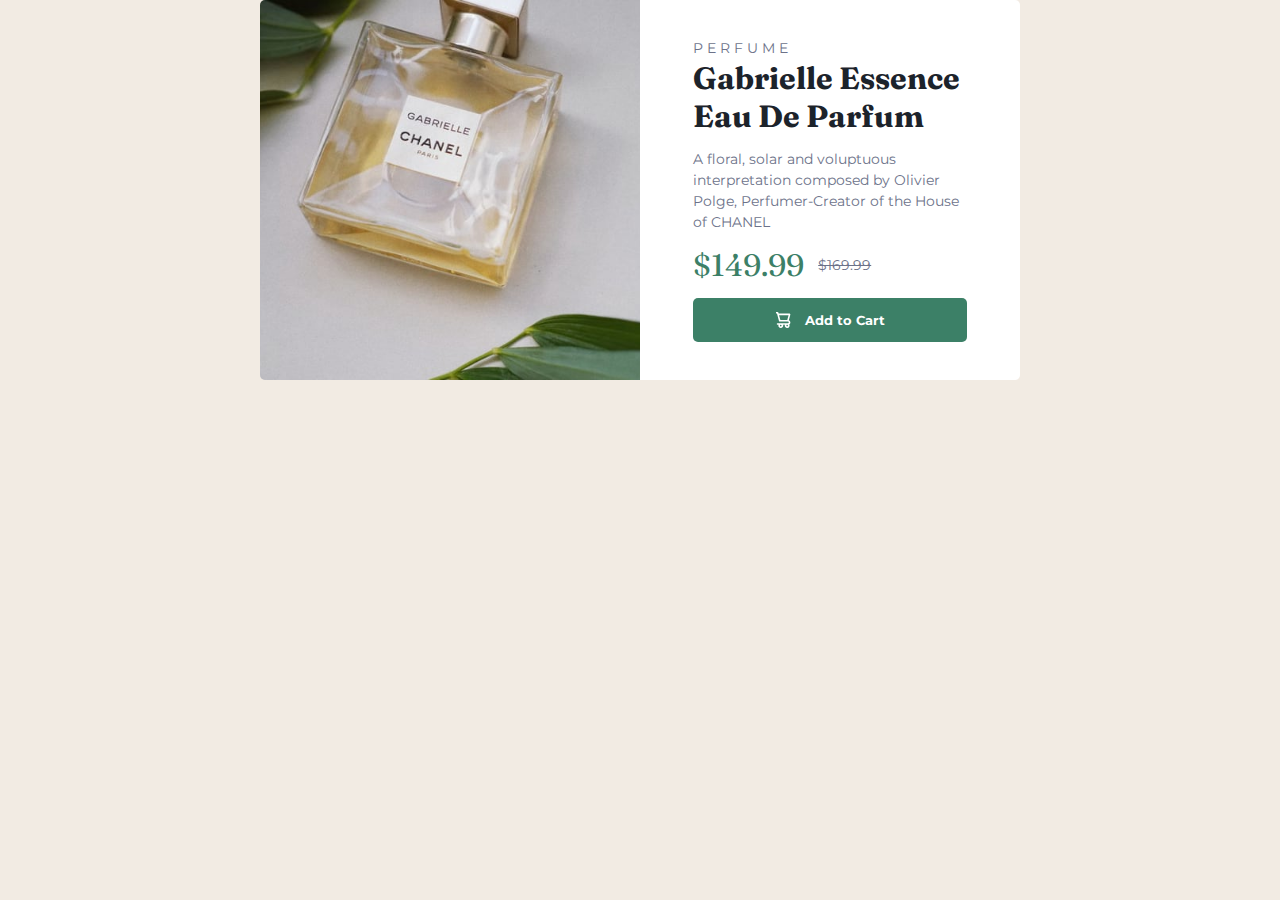
<file: docs/index.html>
<!DOCTYPE html>
<html lang="en">
  <head>
    <title>Gabrielle Chanel Paris</title>
    <meta charset="UTF-8">
    <meta name="viewport" content="width=device-width, initial-scale=1.0">
    <link rel="stylesheet" href="./styles/style.css">
    <link rel="preconnect" href="https://fonts.googleapis.com">
    <link rel="preconnect" href="https://fonts.gstatic.com" crossorigin>
    <link href="https://fonts.googleapis.com/css2?family=Fraunces:wght@700&family=Montserrat:wght@500;700&display=swap" rel="stylesheet"> 
    <link rel="icon" href="./images/favicon-32x32.png">
  </head>
  <body>
      <main class="card">
        <picture class="card__img__container">
          <source media="(min-width: 1500px)" srcset="./images/image-product-desktop.jpg">
          <img class="card__img" src="./images/image-product-mobile.jpg" alt="A bottle of perfume.">
        </picture>
        <div class="card__info">
          <p class="card__text">P E R F U M E</p>
          <h1 class="card__serif-text">Gabrielle Essence Eau De Parfum</h1>
          <p class="card__text card__text--spacing">A floral, solar and voluptuous interpretation composed by Olivier Polge, Perfumer-Creator of the House of CHANEL</p>
          <div class="card__price">
            <p class="card__serif-text card__serif-text--green">$149.99</p>
            <p class="card__text card__text--strikethrough">$169.99</p>
          </div>
          <button class="card__buy-button"><svg width="15" height="16" xmlns="http://www.w3.org/2000/svg"><path d="M14.383 10.388a2.397 2.397 0 0 0-1.518-2.222l1.494-5.593a.8.8 0 0 0-.144-.695.8.8 0 0 0-.631-.28H2.637L2.373.591A.8.8 0 0 0 1.598 0H0v1.598h.983l1.982 7.4a.8.8 0 0 0 .799.59h8.222a.8.8 0 0 1 0 1.599H1.598a.8.8 0 1 0 0 1.598h.943a2.397 2.397 0 1 0 4.507 0h1.885a2.397 2.397 0 1 0 4.331-.376 2.397 2.397 0 0 0 1.12-2.021ZM11.26 7.99H4.395L3.068 3.196h9.477L11.26 7.991Zm-6.465 6.392a.8.8 0 1 1 0-1.598.8.8 0 0 1 0 1.598Zm6.393 0a.8.8 0 1 1 0-1.598.8.8 0 0 1 0 1.598Z" fill="#FFF"/></svg>Add to Cart</button>
        </div>
      </main>
  </body>
</html>
</file>
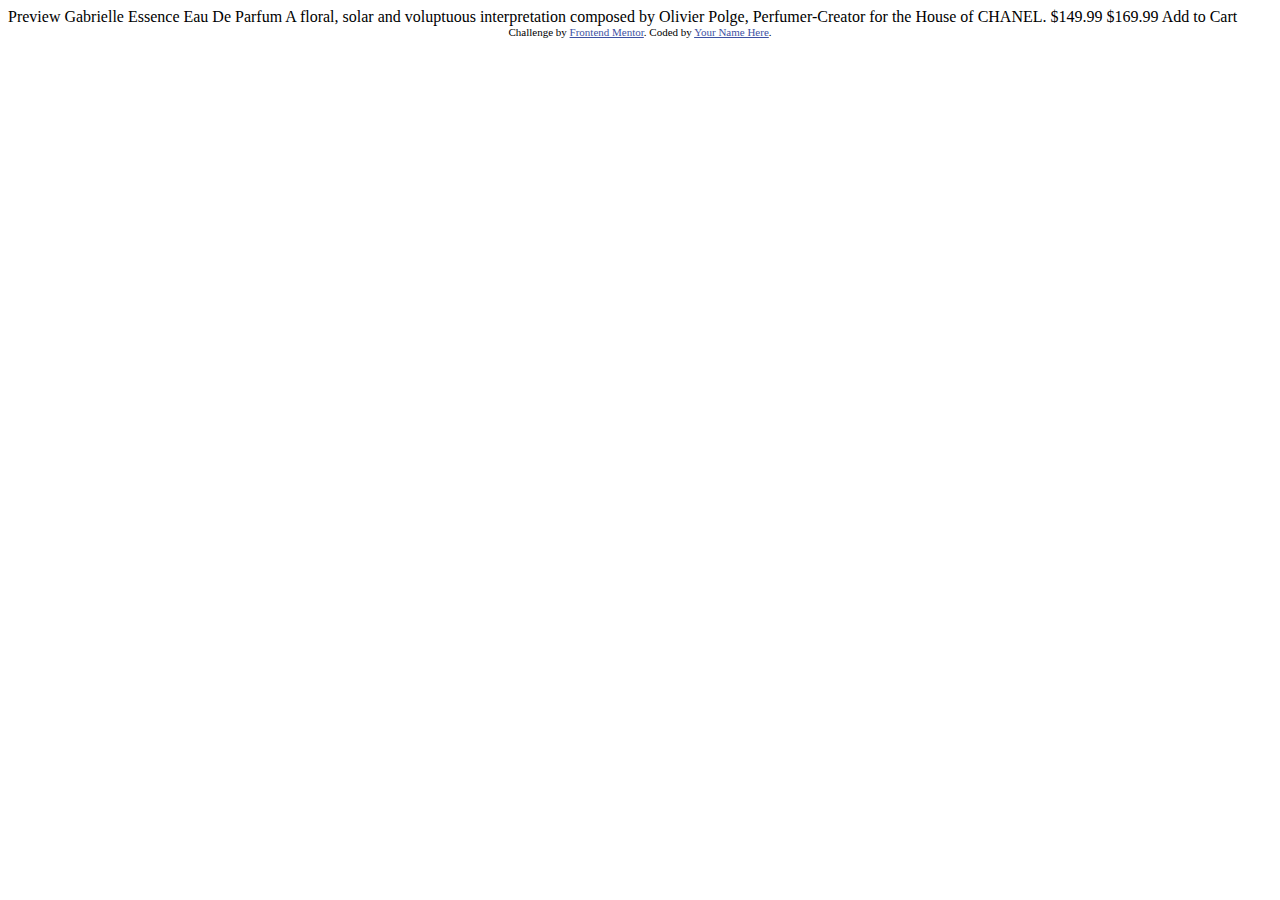
<file: starter-files/index.html>
<!DOCTYPE html>
<html lang="en">
<head>
  <meta charset="UTF-8">
  <meta name="viewport" content="width=device-width, initial-scale=1.0"> <!-- displays site properly based on user's device -->

  <link rel="icon" type="image/png" sizes="32x32" href="./images/favicon-32x32.png">
  
  <title>Frontend Mentor | Product preview card component</title>

  <!-- Feel free to remove these styles or customise in your own stylesheet 👍 -->
  <style>
    .attribution { font-size: 11px; text-align: center; }
    .attribution a { color: hsl(228, 45%, 44%); }
  </style>
</head>
<body>

  Preview

  Gabrielle Essence Eau De Parfum

  A floral, solar and voluptuous interpretation composed by Olivier Polge, 
  Perfumer-Creator for the House of CHANEL.

  $149.99
  $169.99

  Add to Cart
  
  <div class="attribution">
    Challenge by <a href="https://www.frontendmentor.io?ref=challenge" target="_blank">Frontend Mentor</a>. 
    Coded by <a href="#">Your Name Here</a>.
  </div>
</body>
</html>
</file>
<file: docs/styles/style.css>
*, *::before, *::after {
  box-sizing: inherit;
  margin: 0;
  padding: 0;
  border: 0;
}

:root {
  --font-size: 14px;
  --primary-color: hsl(158, 36%, 37%);
  --primary-color-selected: hsl(158, 36%, 27%);
  --secondary-color: hsl(228, 12%, 48%);
  --darker-secondary-color: hsl(212, 21%, 14%);
  --background-color: hsl(30, 38%, 92%);
  --white: hsl(0, 0%, 100%);
  --border-radius: 5px;
}

html, body {
  width: 100%;
  min-height: 100%;
  min-height: 100vh;
  min-height: -webkit-fill-available;
}

html {
  box-sizing: border-box;
  font-size: var(--font-size);
}

body {
  background-color: var(--background-color);
  font-family: 'Montserrat', sans-serif;
  padding-inline: 5%;
  display: flex;
  align-items: center;
  justify-content: center;
}

.card {
  border-radius: var(--border-radius);
  /* Used to force all child elements to have the correct form */
  overflow: hidden;
  display: flex;
  flex-wrap: wrap;
}

@media only screen and (min-width: 1000px) {
  .card {
    height: 50%;
    width: 66%;
  }
}

@media only screen and (min-width: 1500px) {
  .card {
    height: 50%;
    width: 33%;
  }
}

.card__img__container {
  width: 100%;
}

@media only screen and (min-width: 1000px) {
  .card__img__container {
    width: 50%;
  }
}

.card__img {
  max-width: 100%;
  min-width: 100%;
  min-height: 100%;
  height: 30vh;
  object-fit: cover;
  display: block;
}

.card__info {
  background-color: var(--white);
  padding: 5% 7%;
}

@media only screen and (min-width: 1000px) {
  .card__info {
    max-width: 50%;
  }
}

.card__text {
  color: var(--secondary-color);
  line-height: 1.5rem;
}

.card__text--strikethrough {
  text-decoration: line-through solid var(--secondary-color);
}

.card__text--spacing {
  margin-block: 5%;
}

.card__serif-text {
  font-family: 'Fraunces', serif;
  font-size: 2.2rem;
  color: var(--darker-secondary-color)
}

.card__serif-text--green {
  color: var(--primary-color);
}

.card__price {
  display: flex;
  align-items: center;
  gap: 1rem;
}

.card__buy-button {
  margin-top: 5%;
  font-family: inherit;
  width: 100%;
  border-radius: var(--border-radius);
  background-color: var(--primary-color);
  font-weight: bold;
  color: var(--white);
  /* Used because backdrop-filter doesn't take in account the border-radius*/
  padding: 1rem;
  display: flex;
  align-items: center;
  justify-content: center;
  gap: 1rem;
}

.card__buy-button:hover, .card__buy-button:focus {
  background-color: var(--primary-color-selected);
}
</file>
